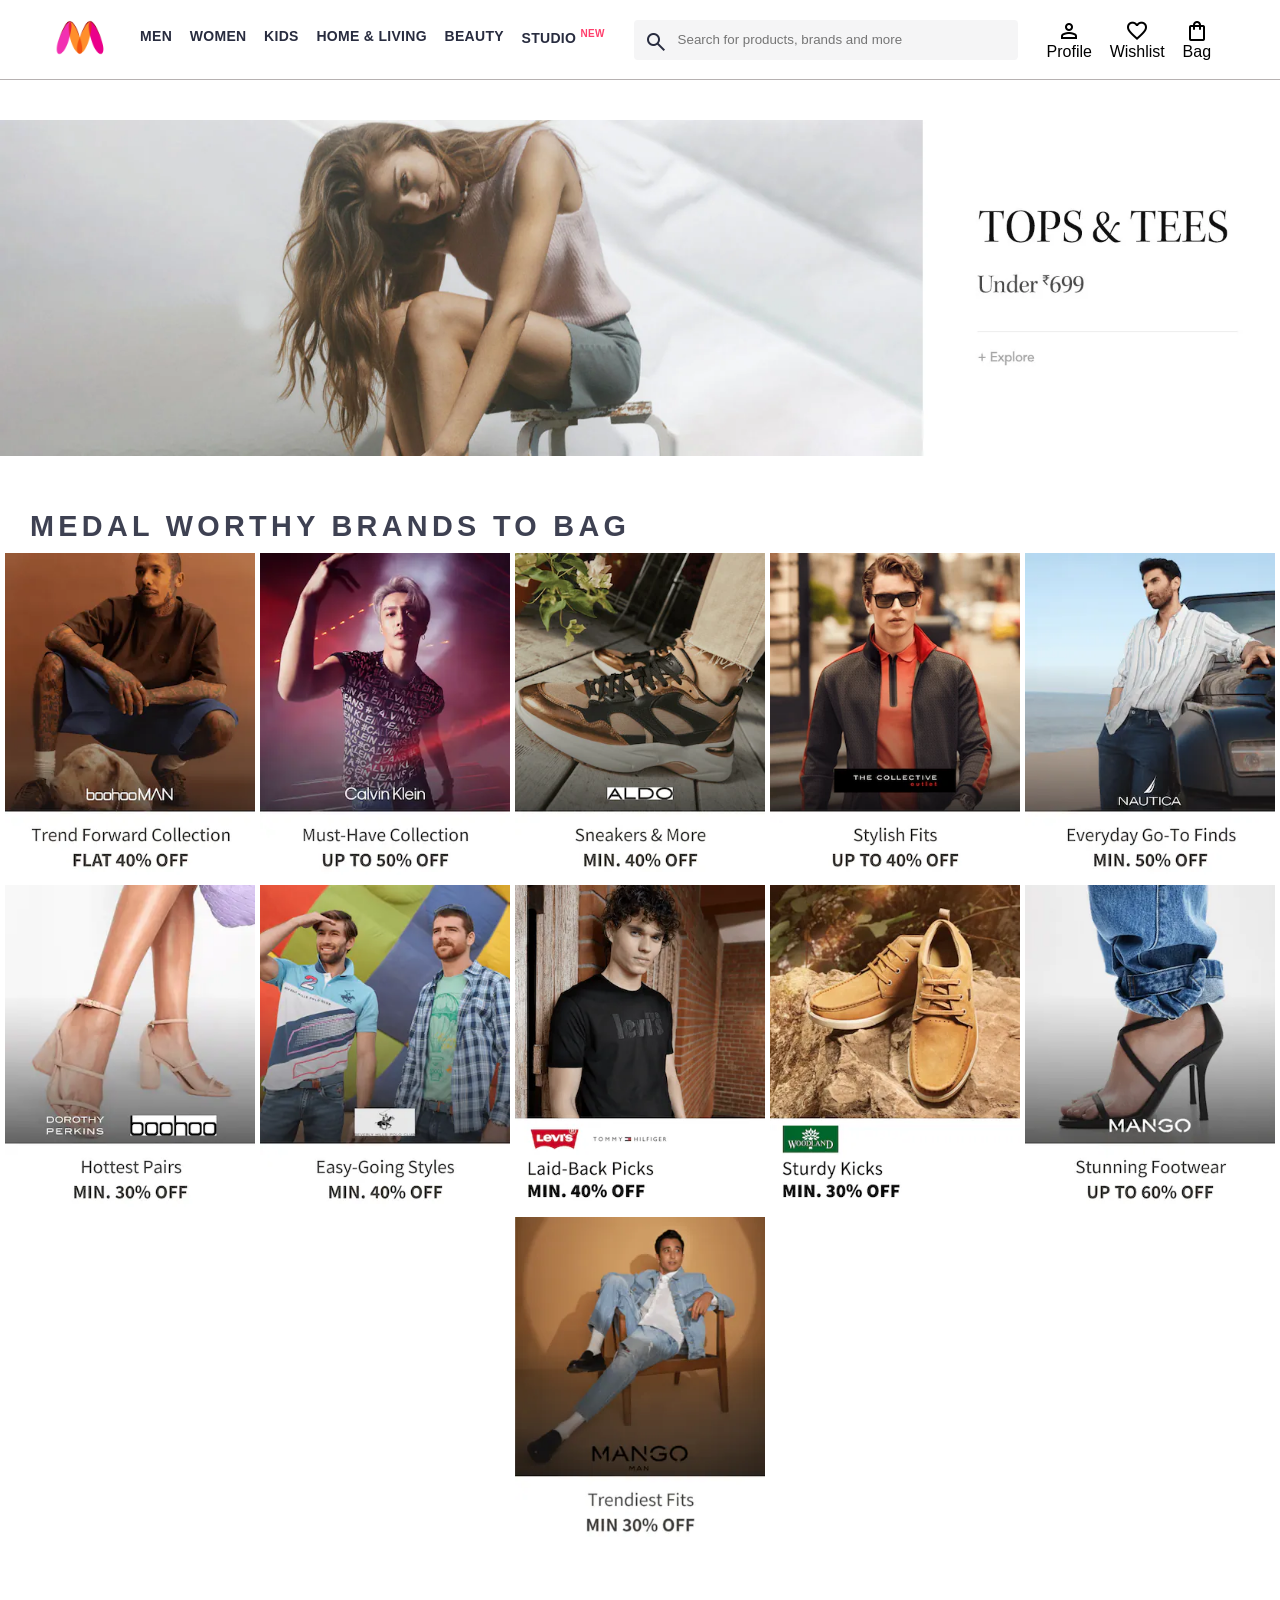
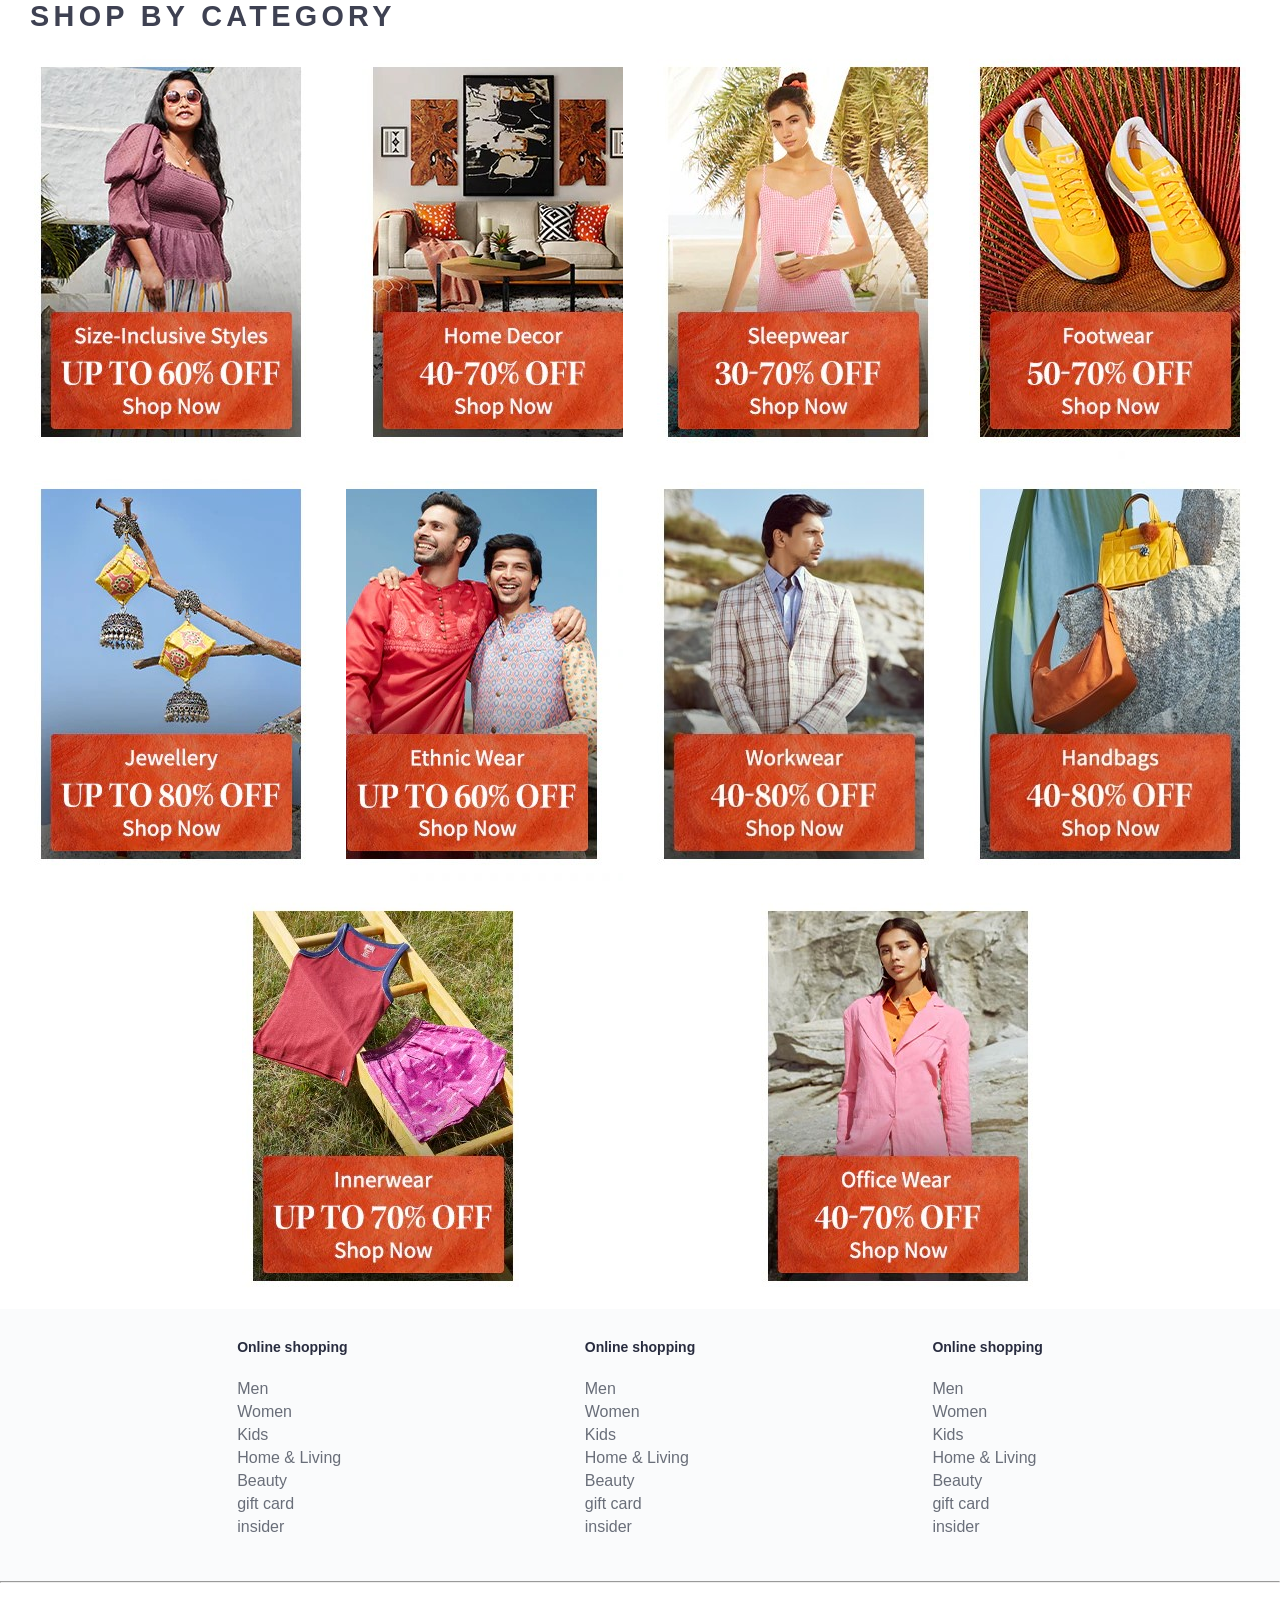
<file: index.html>
<!DOCTYPE html>
<html lang="en">
<head>
    <meta charset="UTF-8">
    <meta name="viewport" content="width=device-width, initial-scale=1.0">
    <title>Myntra</title>
    <link rel="stylesheet" href="index.css">
    <link rel="stylesheet" href="https://fonts.googleapis.com/css2?family=Material+Symbols+Outlined:opsz,wght,FILL,GRAD@20..48,100..700,0..1,-50..200" />

</head>
<body>
    <header>
        <div class="logo_container">
            <a href="#"><img class="myntra_home" src="images/myntra_logo.webp" alt="Myntra Home"></a>
        </div>
        <nav class="nav_bar">
            <a href="#">Men</a>
            <a href="#">Women</a>
            <a href="#">Kids</a>
            <a href="#">Home & Living</a>
            <a href="#">Beauty</a>
            <a href="#">Studio <sup>New</sup></a>
        </nav>
        <div class="search_bar">
            <span class="material-symbols-outlined search_icon">search</span>
            <input class="search_input" placeholder="Search for products, brands and more">
        </div>
        <div class="action_bar">
            <div class="action_container">
                <span class="material-symbols-outlined action_icon">person</span>
                <span class="action_name">Profile</span>
            </div>

            <div class="action_container">
                <span class="material-symbols-outlined action_icon">favorite</span>
                <span class="action_name">Wishlist</span>
            </div>

            <div class="action_container">
                <span class="material-symbols-outlined action_icon">shopping_bag</span>
                <span class="action_name">Bag</span>
            </div>
        </div>
    </header>
    <main>
        <div class="banner_container"> <img class="banner_image" src="images/banner.jpg" alt="Main banner"></div>
        <div class="catergory_heading">Medal Worthy Brands To Bag </div>
        <div class="category_item">
            <a href="#"><img class="sales_item" src="images/offers/1.png" alt=""></a>
            <a href="#"><img class="sales_item" src="images/offers/2.png" alt=""></a>
            <a href="#"><img class="sales_item" src="images/offers/3.png" alt=""></a>
            <a href="#"><img class="sales_item" src="images/offers/4.png" alt=""></a>
            <a href="#"><img class="sales_item" src="images/offers/5.png" alt=""></a>
            <a href="#"><img class="sales_item" src="images/offers/6.png" alt=""></a>
            <a href="#"><img class="sales_item" src="images/offers/7.png" alt=""></a>
            <a href="#"><img class="sales_item" src="images/offers/8.png" alt=""></a>
            <a href="#"><img class="sales_item" src="images/offers/9.png" alt=""></a>
            <a href="#"><img class="sales_item" src="images/offers/11.png" alt=""></a>
            <a href="#"><img class="sales_item" src="images/offers/12.png" alt=""></a>
        </div>
        <div class="catergory_heading">SHOP BY CATEGORY</div>
        <div class="category_item">
            <a href="#" class="sales-item"><img src="images/categories/1.jpg"></a>
            <a href="#" class="sales-item"><img src="images/categories/2.jpg"></a>
            <a href="#" class="sales-item"><img src="images/categories/3.jpg"></a>
            <a href="#" class="sales-item"><img src="images/categories/4.jpg"></a>
            <a href="#" class="sales-item"><img src="images/categories/5.jpg"></a>
            <a href="#" class="sales-item"><img src="images/categories/6.jpg"></a>
            <a href="#" class="sales-item"><img src="images/categories/7.jpg"></a>
            <a href="#" class="sales-item"><img src="images/categories/8.jpg"></a>
            <a href="#" class="sales-item"><img src="images/categories/9.jpg"></a>
            <a href="#" class="sales-item"><img src="images/categories/10.jpg"></a>

        </div>
    </main>
    <footer>
        <div class="footer_container">
            <div class="footer_column">
                <h3>Online shopping</h3>
                 
                <a href="#">Men</a>
                <a href="#">Women</a>
                <a href="#">Kids</a>
                <a href="#">Home & Living</a>
                <a href="#">Beauty</a>
                <a href="#">gift card</a>
                <a href="#">insider</a>
            </div>
            <div class="footer_column">
                <h3>Online shopping</h3>
                 
                <a href="#">Men</a>
                <a href="#">Women</a>
                <a href="#">Kids</a>
                <a href="#">Home & Living</a>
                <a href="#">Beauty</a>
                <a href="#">gift card</a>
                <a href="#">insider</a>
            </div>
            <div class="footer_column">
                <h3>Online shopping</h3>
                 
                <a href="#">Men</a>
                <a href="#">Women</a>
                <a href="#">Kids</a>
                <a href="#">Home & Living</a>
                <a href="#">Beauty</a>
                <a href="#">gift card</a>
                <a href="#">insider</a>
            </div>

        </div>
        <hr>
        <div class="copyright"> © 2023 www.myntra.com. All rights reserved.</div>
        
    </footer>
    
</body>
</html>
</file>
<file: index.css>
* {
    margin: 0;
    padding: 0;
    font-family: Assistant,-apple-system,BlinkMacSystemFont,Segoe UI,Roboto,Helvetica,Arial,sans-serif;
    box-sizing: border-box;
}
header {
    display: flex;
    background-color: #ffffff;
    height: 80px;
    justify-content: space-between;
    align-items: center;
    border-bottom: 1px solid #b6b1b1;
    margin-bottom: 0px;
}
.myntra_home {
    height: 45px;
}
.logo_container {
    margin-left: 4%;
}
.action_bar {
    margin-right: 4%;
}
.nav_bar {
    display: flex;
    min-width: 500px;
    justify-content: space-evenly;
}
.nav_bar a {
    font-size: 14px;
    letter-spacing: .3px;
    color: #282c3f;
    font-weight: 700;
    text-transform: uppercase;
    text-decoration: none;
    padding: 27px 0;
    border-bottom: 5px solid #ffffff;
}
.nav_bar a:hover {
    border-bottom: 5px solid #f54e77;
}

.nav_bar a sup {
    color: #ff3f6c;
    font-size: 10px;
}

.search_bar {
    height: 40px;
    min-width: 200px;
    width: 30%;
    display: flex;
    align-items: center;
}
.search_icon {
    box-sizing: content-box;
    height: 20px;
    padding: 10px;

    background-color: #f5f5f6;
    color: #282c3f;
    font-weight: 300;
    border-radius: 4px 0 0 4px;
}
.search_input {
    color: #696e79;
    background-color: #f5f5f6;
    flex-grow: 1;
    height: 40px;
    border: 0;
    border-radius: 0 4px 4px 0;
}

.action_bar {
    display: flex;
    min-width: 200px;
    justify-content: space-evenly;
}

.action_container {
    display: flex;
    flex-direction: column;
    align-items: center;
}

/* Main section */
.banner_container {
    margin: 40px 0;
}
.banner_image {
    width: 100%;
}

.catergory_heading {
    text-transform: uppercase;
    color: #3e4152;
    letter-spacing: .15em;
    font-size: 1.8em;
    margin: 50px 0 10px 30px;
    max-height: 5em;
    font-weight: 700;
}
.category_item{
    display: flex;
    flex-wrap: wrap;
    justify-content: space-evenly;
}
.sales_item{
    width: 250px;
}
.footer_container{
    padding: 30px 0px 40px 0px;
    background: #fafbfc;
    display: flex;
    justify-content: space-evenly;
}
.footer_column{
    display: flex;
    flex-direction: column;
}
.footer_column h3{
    color: #282c3f;
    font-size: 14px;
    margin-bottom: 25px;

}
.footer_column a{
    color: #696e79;
    font: size 15px;
    text-decoration: none;
    padding-bottom: 5px;

}
.copyright{
    color: #94969f;
    text-align: end;
    padding: 15px;
}
</file>
